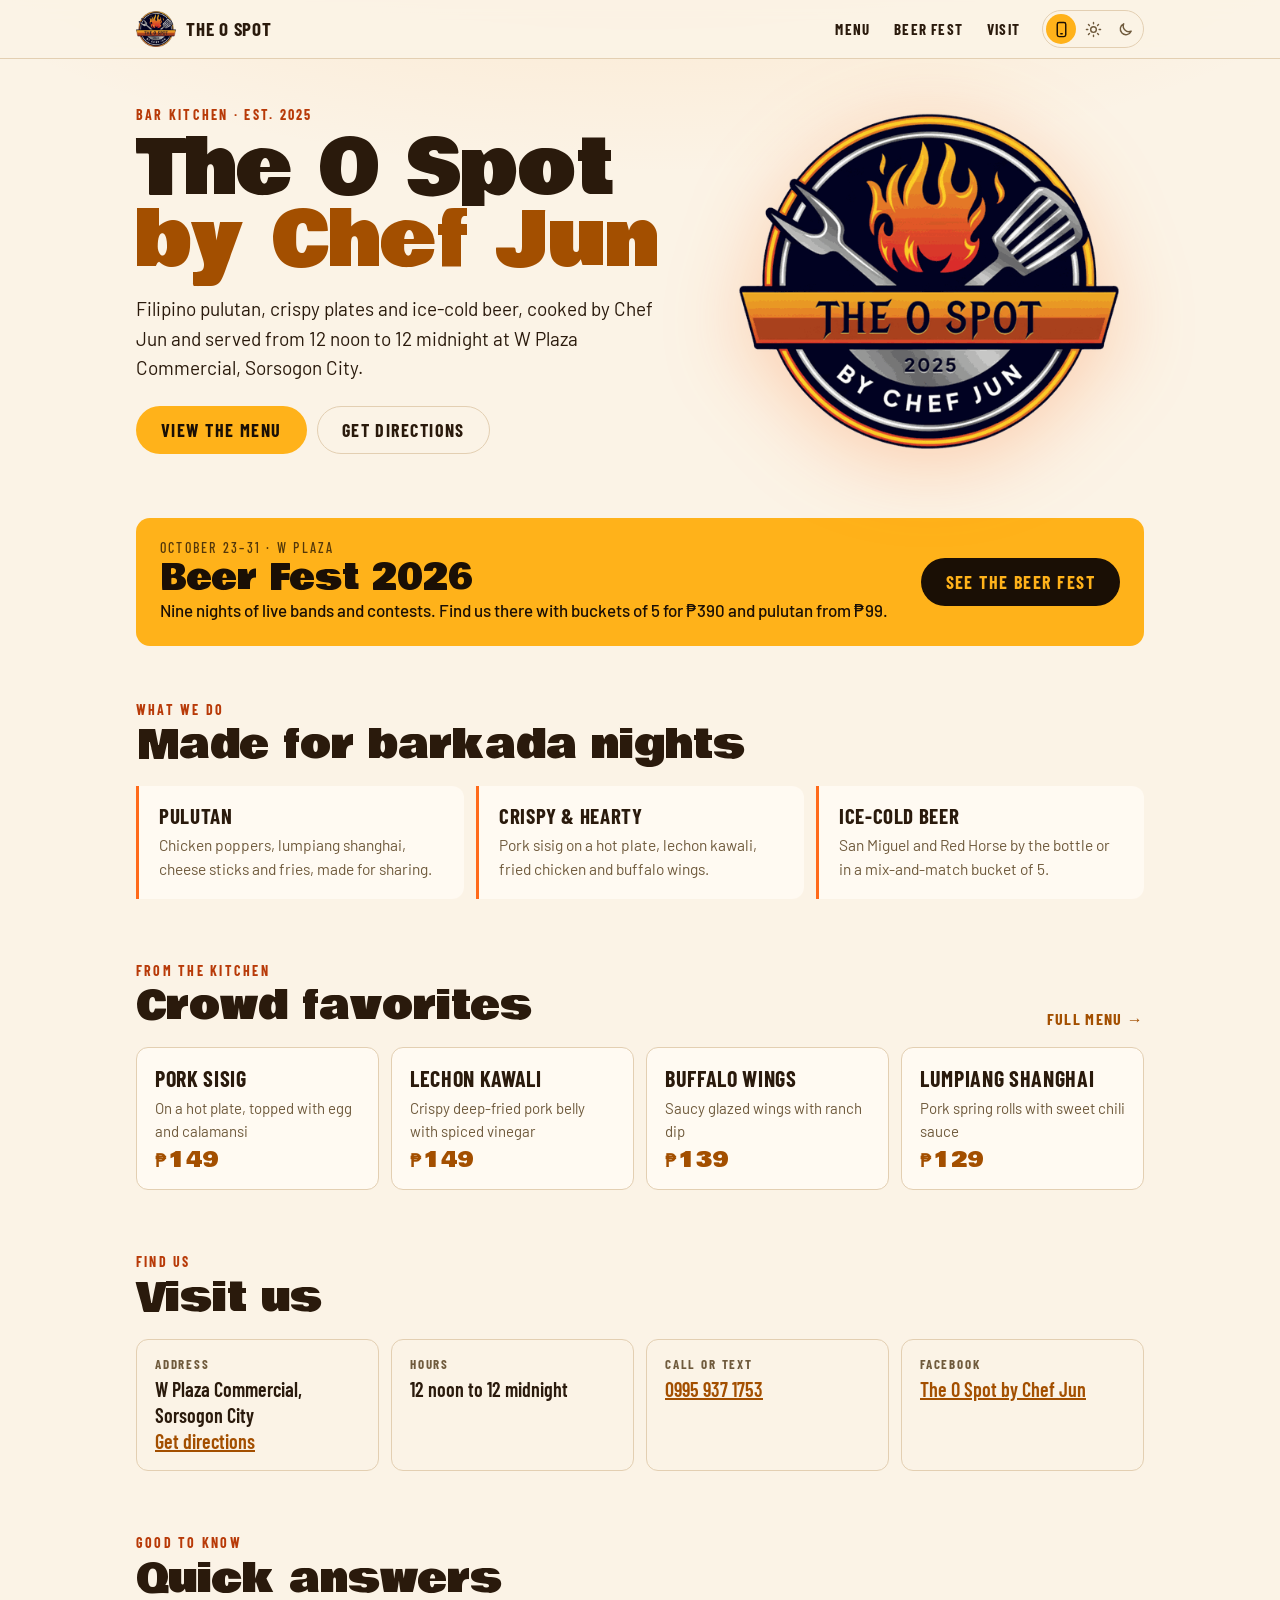
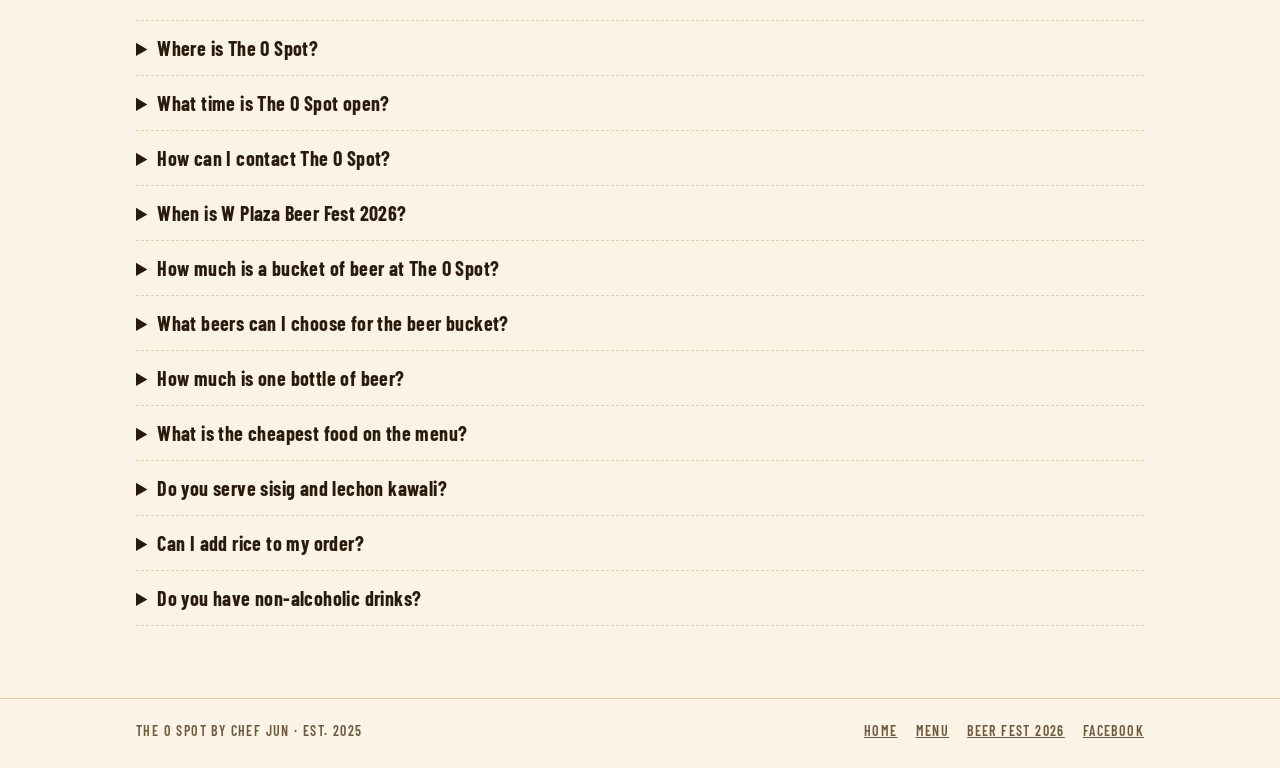
<file: index.html>
<!doctype html>
<html lang="en-PH">
<head>
<meta charset="utf-8">
<meta name="viewport" content="width=device-width, initial-scale=1, viewport-fit=cover">
<title>The O Spot by Chef Jun | Pulutan, Crispy Plates &amp; Beer</title>
<meta name="description" content="The O Spot by Chef Jun is a bar kitchen at W Plaza Commercial, Sorsogon City, serving Filipino pulutan, pork sisig, lechon kawali and ice-cold beer, open 12 noon to 12 midnight.">
<link rel="canonical" href="https://dhanmarlanortiz.github.io/theospot/">
<meta name="robots" content="index, follow, max-image-preview:large">
<meta property="og:type" content="website">
<meta property="og:site_name" content="The O Spot by Chef Jun">
<meta property="og:locale" content="en_PH">
<meta property="og:title" content="The O Spot by Chef Jun | Pulutan, Crispy Plates &amp; Beer">
<meta property="og:description" content="The O Spot by Chef Jun is a bar kitchen at W Plaza Commercial, Sorsogon City, serving Filipino pulutan, pork sisig, lechon kawali and ice-cold beer, open 12 noon to 12 midnight.">
<meta property="og:url" content="https://dhanmarlanortiz.github.io/theospot/">
<meta property="og:image" content="https://dhanmarlanortiz.github.io/theospot/assets/og-image.jpg">
<meta property="og:image:secure_url" content="https://dhanmarlanortiz.github.io/theospot/assets/og-image.jpg">
<meta property="og:image:type" content="image/jpeg">
<meta property="og:image:width" content="1200">
<meta property="og:image:height" content="630">
<meta property="og:image:alt" content="The O Spot by Chef Jun logo">
<meta name="twitter:card" content="summary_large_image">
<meta name="twitter:title" content="The O Spot by Chef Jun | Pulutan, Crispy Plates &amp; Beer">
<meta name="twitter:description" content="The O Spot by Chef Jun is a bar kitchen at W Plaza Commercial, Sorsogon City, serving Filipino pulutan, pork sisig, lechon kawali and ice-cold beer, open 12 noon to 12 midnight.">
<meta name="twitter:image" content="https://dhanmarlanortiz.github.io/theospot/assets/og-image.jpg">
<link rel="icon" href="favicon.ico" sizes="any">
<link rel="icon" type="image/png" sizes="32x32" href="assets/favicon-32.png">
<link rel="apple-touch-icon" href="assets/apple-touch-icon.png">
<link rel="manifest" href="site.webmanifest">
<meta name="color-scheme" content="dark light">
<meta name="theme-color" content="#140d08">
<script src="assets/theme.js"></script>
<link rel="preconnect" href="https://fonts.googleapis.com">
<link rel="preconnect" href="https://fonts.gstatic.com" crossorigin>
<link rel="stylesheet" href="https://fonts.googleapis.com/css2?family=Bowlby+One&family=Barlow+Condensed:wght@500;600;700&family=Barlow:wght@400;500&display=swap">
<link rel="stylesheet" href="assets/site.css">
<style>
.hero{display:grid;grid-template-columns:1.25fr 1fr;gap:24px 40px;align-items:center;padding-block:48px 24px}
.hero h1{margin:10px 0 16px;font:400 clamp(40px,7vw,76px)/.95 var(--display)}
.hero h1 span{color:var(--accent)}
.hero .lead{margin-bottom:24px}
.hero-logo{justify-self:center;width:min(100%,380px);filter:drop-shadow(0 14px 40px rgba(255,106,26,.28))}
@media (max-width:760px){.hero{grid-template-columns:1fr;padding-block:28px 8px}.hero-logo{order:-1;width:min(70%,260px)}}
.fest{margin-top:40px;display:grid;grid-template-columns:1fr auto;align-items:center;gap:16px 24px;padding:22px 24px;border-radius:14px;
  background:var(--amber);color:var(--ink)}
.fest .eyebrow{color:var(--ink);opacity:.75}
.fest h2{margin:4px 0 2px;font:400 clamp(24px,4vw,34px)/1 var(--display)}
.fest p{margin:0;font-weight:500}
.fest .btn{background:var(--ink);color:var(--amber)}
@media (max-width:600px){.fest{grid-template-columns:1fr}}
.pillars{list-style:none;margin:0;padding:0;display:grid;grid-template-columns:repeat(auto-fit,minmax(min(100%,240px),1fr));gap:12px}
.pillars li{padding:18px 20px;border-left:3px solid var(--flame);background:var(--panel);border-radius:0 12px 12px 0}
.pillars h3{margin:0 0 4px;font:700 21px/1.15 var(--cond);text-transform:uppercase;letter-spacing:.03em}
.pillars p{margin:0;color:var(--muted);font-size:15.5px}
</style>
<script type="application/ld+json">
{
 "@context": "https://schema.org",
 "@graph": [
  {
   "@type": "Restaurant",
   "@id": "https://dhanmarlanortiz.github.io/theospot/#restaurant",
   "name": "The O Spot by Chef Jun",
   "alternateName": "The O Spot",
   "url": "https://dhanmarlanortiz.github.io/theospot/",
   "logo": "https://dhanmarlanortiz.github.io/theospot/assets/logo.png",
   "image": "https://dhanmarlanortiz.github.io/theospot/assets/og-image.jpg",
   "foundingDate": "2025",
   "servesCuisine": [
    "Filipino",
    "Pulutan",
    "Bar food"
   ],
   "priceRange": "₱20–₱390",
   "currenciesAccepted": "PHP",
   "hasMenu": "https://dhanmarlanortiz.github.io/theospot/menu/",
   "telephone": "+63-995-937-1753",
   "address": {
    "@type": "PostalAddress",
    "streetAddress": "W Plaza Commercial",
    "addressLocality": "Sorsogon City",
    "addressRegion": "Sorsogon",
    "addressCountry": "PH"
   },
   "geo": {
    "@type": "GeoCoordinates",
    "latitude": 12.9922012,
    "longitude": 124.0249878
   },
   "hasMap": "https://www.google.com/maps/place/W+Plaza+Commercial/@12.9922012,124.0224129,1058m/data=!3m2!1e3!4b1!4m6!3m5!1s0x33a0ef007dd5b9c7:0x67f7fab3412676c0!8m2!3d12.9922012!4d124.0249878!16s%2Fg%2F11ldqmd6lp",
   "sameAs": [
    "https://www.facebook.com/profile.php?id=61582325510335"
   ],
   "openingHoursSpecification": [
    {
     "@type": "OpeningHoursSpecification",
     "dayOfWeek": [
      "Monday",
      "Tuesday",
      "Wednesday",
      "Thursday",
      "Friday",
      "Saturday",
      "Sunday"
     ],
     "opens": "12:00",
     "closes": "23:59"
    }
   ]
  },
  {
   "@type": "WebSite",
   "@id": "https://dhanmarlanortiz.github.io/theospot/#website",
   "name": "The O Spot by Chef Jun",
   "url": "https://dhanmarlanortiz.github.io/theospot/",
   "inLanguage": "en-PH",
   "publisher": {
    "@id": "https://dhanmarlanortiz.github.io/theospot/#restaurant"
   }
  },
  {
   "@type": "FAQPage",
   "@id": "https://dhanmarlanortiz.github.io/theospot/#faq",
   "mainEntity": [
    {
     "@type": "Question",
     "name": "Where is The O Spot?",
     "acceptedAnswer": {
      "@type": "Answer",
      "text": "The O Spot by Chef Jun is at W Plaza Commercial, Sorsogon City. Use the Google Maps link for directions."
     }
    },
    {
     "@type": "Question",
     "name": "What time is The O Spot open?",
     "acceptedAnswer": {
      "@type": "Answer",
      "text": "The O Spot is open from 12 noon to 12 midnight."
     }
    },
    {
     "@type": "Question",
     "name": "How can I contact The O Spot?",
     "acceptedAnswer": {
      "@type": "Answer",
      "text": "Call or text 0995 937 1753, or message the Facebook page."
     }
    },
    {
     "@type": "Question",
     "name": "When is W Plaza Beer Fest 2026?",
     "acceptedAnswer": {
      "@type": "Answer",
      "text": "W Plaza Beer Fest 2026 runs for 9 nights, October 23 to 31, 2026, from 4 PM to 12 midnight at W Plaza, Sorsogon City. The O Spot is serving food and beer all fest long."
     }
    },
    {
     "@type": "Question",
     "name": "How much is a bucket of beer at The O Spot?",
     "acceptedAnswer": {
      "@type": "Answer",
      "text": "The Mix & Match Beer Bucket of 5 is ₱390. That is ₱35 less than buying 5 bottles at ₱85 each."
     }
    },
    {
     "@type": "Question",
     "name": "What beers can I choose for the beer bucket?",
     "acceptedAnswer": {
      "@type": "Answer",
      "text": "You can mix any 5 bottles of San Miguel Light, San Miguel Flavored Beer (Apple), San Miguel Pale Pilsen, San Mig Super Dry and Red Horse."
     }
    },
    {
     "@type": "Question",
     "name": "How much is one bottle of beer?",
     "acceptedAnswer": {
      "@type": "Answer",
      "text": "A single bottle of beer is ₱85."
     }
    },
    {
     "@type": "Question",
     "name": "What is the cheapest food on the menu?",
     "acceptedAnswer": {
      "@type": "Answer",
      "text": "Chicken Poppers, French Fries and Cheese Stick are ₱99 each."
     }
    },
    {
     "@type": "Question",
     "name": "Do you serve sisig and lechon kawali?",
     "acceptedAnswer": {
      "@type": "Answer",
      "text": "Yes. Pork Sisig and Lechon Kawali are ₱149 each."
     }
    },
    {
     "@type": "Question",
     "name": "Can I add rice to my order?",
     "acceptedAnswer": {
      "@type": "Answer",
      "text": "Yes. Rice is available as an add-on for ₱20."
     }
    },
    {
     "@type": "Question",
     "name": "Do you have non-alcoholic drinks?",
     "acceptedAnswer": {
      "@type": "Answer",
      "text": "Yes. Softdrinks (Coke, Sprite or Royal) are ₱25 and mineral water is ₱20."
     }
    }
   ]
  }
 ]
}
</script>
</head>
<body>
<header class="topbar">
  <div class="wrap">
    <a class="brand" href="./"><img src="assets/logo.png" width="480" height="424" alt="The O Spot by Chef Jun home"><span>The O Spot</span></a>
    <nav class="links" aria-label="Main">
      <a href="menu/">Menu</a>
      <a href="beerfest-2026/">Beer Fest</a>
      <a href="./#visit">Visit</a>
    </nav>
    <div class="theme" role="group" aria-label="Color theme">
        <button type="button" data-theme-set="auto" aria-pressed="true" aria-label="Match phone setting" title="Match phone setting"><svg viewBox="0 0 24 24" fill="none" stroke="currentColor" stroke-width="2" stroke-linecap="round" stroke-linejoin="round"><rect x="6" y="2" width="12" height="20" rx="2.5"/><path d="M11 18h2"/></svg></button>
        <button type="button" data-theme-set="light" aria-pressed="false" aria-label="Light mode" title="Light mode"><svg viewBox="0 0 24 24" fill="none" stroke="currentColor" stroke-width="2" stroke-linecap="round"><circle cx="12" cy="12" r="4"/><path d="M12 2v2M12 20v2M4.9 4.9l1.4 1.4M17.7 17.7l1.4 1.4M2 12h2M20 12h2M4.9 19.1l1.4-1.4M17.7 6.3l1.4-1.4"/></svg></button>
        <button type="button" data-theme-set="dark" aria-pressed="false" aria-label="Dark mode" title="Dark mode"><svg viewBox="0 0 24 24" fill="none" stroke="currentColor" stroke-width="2" stroke-linecap="round" stroke-linejoin="round"><path d="M20 14.5A8 8 0 0 1 9.5 4a8 8 0 1 0 10.5 10.5z"/></svg></button>
      </div>
  </div>
</header>
<main class="wrap">
  <section class="hero">
    <div>
      <p class="eyebrow">Bar kitchen · Est. 2025</p>
      <h1>The O Spot <span>by Chef Jun</span></h1>
      <p class="lead">Filipino pulutan, crispy plates and ice-cold beer, cooked by Chef Jun and served from 12 noon to 12 midnight at W Plaza Commercial, Sorsogon City.</p>
      <div class="actions">
        <a class="btn btn-primary" href="menu/">View the menu</a>
        <a class="btn btn-ghost" href="https://www.google.com/maps/place/W+Plaza+Commercial/@12.9922012,124.0224129,1058m/data=!3m2!1e3!4b1!4m6!3m5!1s0x33a0ef007dd5b9c7:0x67f7fab3412676c0!8m2!3d12.9922012!4d124.0249878!16s%2Fg%2F11ldqmd6lp" target="_blank" rel="noopener">Get directions</a>
      </div>
    </div>
    <img class="hero-logo" src="assets/logo.png" width="480" height="424" alt="The O Spot by Chef Jun logo">
  </section>

  <aside class="fest" aria-label="Beer Fest 2026">
    <div>
      <p class="eyebrow">October 23–31 · W Plaza</p>
      <h2>Beer Fest 2026</h2>
      <p>Nine nights of live bands and contests. Find us there with buckets of 5 for ₱390 and pulutan from ₱99.</p>
    </div>
    <a class="btn" href="beerfest-2026/">See the Beer Fest</a>
  </aside>

  <section class="section" aria-labelledby="what-title">
    <div class="section-head"><div><p class="eyebrow">What we do</p><h2 id="what-title">Made for barkada nights</h2></div></div>
    <ul class="pillars">
      <li><h3>Pulutan</h3><p>Chicken poppers, lumpiang shanghai, cheese sticks and fries, made for sharing.</p></li>
      <li><h3>Crispy &amp; hearty</h3><p>Pork sisig on a hot plate, lechon kawali, fried chicken and buffalo wings.</p></li>
      <li><h3>Ice-cold beer</h3><p>San Miguel and Red Horse by the bottle or in a mix-and-match bucket of 5.</p></li>
    </ul>
  </section>

  <section class="section" aria-labelledby="fav-title">
    <div class="section-head">
      <div><p class="eyebrow">From the kitchen</p><h2 id="fav-title">Crowd favorites</h2></div>
      <a class="text-link" href="menu/">Full menu →</a>
    </div>
    <ul class="dishes">
      <li class="dish"><h3>Pork Sisig</h3><p>On a hot plate, topped with egg and calamansi</p><span class="price"><b>₱</b>149</span></li>
      <li class="dish"><h3>Lechon Kawali</h3><p>Crispy deep-fried pork belly with spiced vinegar</p><span class="price"><b>₱</b>149</span></li>
      <li class="dish"><h3>Buffalo Wings</h3><p>Saucy glazed wings with ranch dip</p><span class="price"><b>₱</b>139</span></li>
      <li class="dish"><h3>Lumpiang Shanghai</h3><p>Pork spring rolls with sweet chili sauce</p><span class="price"><b>₱</b>129</span></li>
    </ul>
  </section>

  <section class="section visit" id="visit" aria-labelledby="visit-title">
    <div class="section-head"><div><p class="eyebrow">Find us</p><h2 id="visit-title">Visit us</h2></div></div>
    <dl>
      <div><dt>Address</dt><dd>W Plaza Commercial, Sorsogon City<br><a href="https://www.google.com/maps/place/W+Plaza+Commercial/@12.9922012,124.0224129,1058m/data=!3m2!1e3!4b1!4m6!3m5!1s0x33a0ef007dd5b9c7:0x67f7fab3412676c0!8m2!3d12.9922012!4d124.0249878!16s%2Fg%2F11ldqmd6lp" target="_blank" rel="noopener">Get directions</a></dd></div>
      <div><dt>Hours</dt><dd>12 noon to 12 midnight</dd></div>
      <div><dt>Call or text</dt><dd><a href="tel:+639959371753">0995 937 1753</a></dd></div>
      <div><dt>Facebook</dt><dd><a href="https://www.facebook.com/profile.php?id=61582325510335" target="_blank" rel="noopener">The O Spot by Chef Jun</a></dd></div>
    </dl>
  </section>

  <section class="section faq" id="faq" aria-labelledby="faq-title">
    <div class="section-head"><div><p class="eyebrow">Good to know</p><h2 id="faq-title">Quick answers</h2></div></div>
    <details><summary>Where is The O Spot?</summary><p>The O Spot by Chef Jun is at W Plaza Commercial, Sorsogon City. Use the Google Maps link for directions.</p></details>
    <details><summary>What time is The O Spot open?</summary><p>The O Spot is open from 12 noon to 12 midnight.</p></details>
    <details><summary>How can I contact The O Spot?</summary><p>Call or text 0995 937 1753, or message the Facebook page.</p></details>
    <details><summary>When is W Plaza Beer Fest 2026?</summary><p>W Plaza Beer Fest 2026 runs for 9 nights, October 23 to 31, 2026, from 4 PM to 12 midnight at W Plaza, Sorsogon City. The O Spot is serving food and beer all fest long.</p></details>
    <details><summary>How much is a bucket of beer at The O Spot?</summary><p>The Mix & Match Beer Bucket of 5 is ₱390. That is ₱35 less than buying 5 bottles at ₱85 each.</p></details>
    <details><summary>What beers can I choose for the beer bucket?</summary><p>You can mix any 5 bottles of San Miguel Light, San Miguel Flavored Beer (Apple), San Miguel Pale Pilsen, San Mig Super Dry and Red Horse.</p></details>
    <details><summary>How much is one bottle of beer?</summary><p>A single bottle of beer is ₱85.</p></details>
    <details><summary>What is the cheapest food on the menu?</summary><p>Chicken Poppers, French Fries and Cheese Stick are ₱99 each.</p></details>
    <details><summary>Do you serve sisig and lechon kawali?</summary><p>Yes. Pork Sisig and Lechon Kawali are ₱149 each.</p></details>
    <details><summary>Can I add rice to my order?</summary><p>Yes. Rice is available as an add-on for ₱20.</p></details>
    <details><summary>Do you have non-alcoholic drinks?</summary><p>Yes. Softdrinks (Coke, Sprite or Royal) are ₱25 and mineral water is ₱20.</p></details>
  </section>
</main>
<footer class="site-footer">
  <div class="wrap">
    <span>The O Spot by Chef Jun · Est. 2025</span>
    <nav aria-label="Footer">
      <a href="./">Home</a>
      <a href="menu/">Menu</a>
      <a href="beerfest-2026/">Beer Fest 2026</a>
      <a href="https://www.facebook.com/profile.php?id=61582325510335" target="_blank" rel="noopener">Facebook</a>
    </nav>
  </div>
</footer>
</body>
</html>
</file>
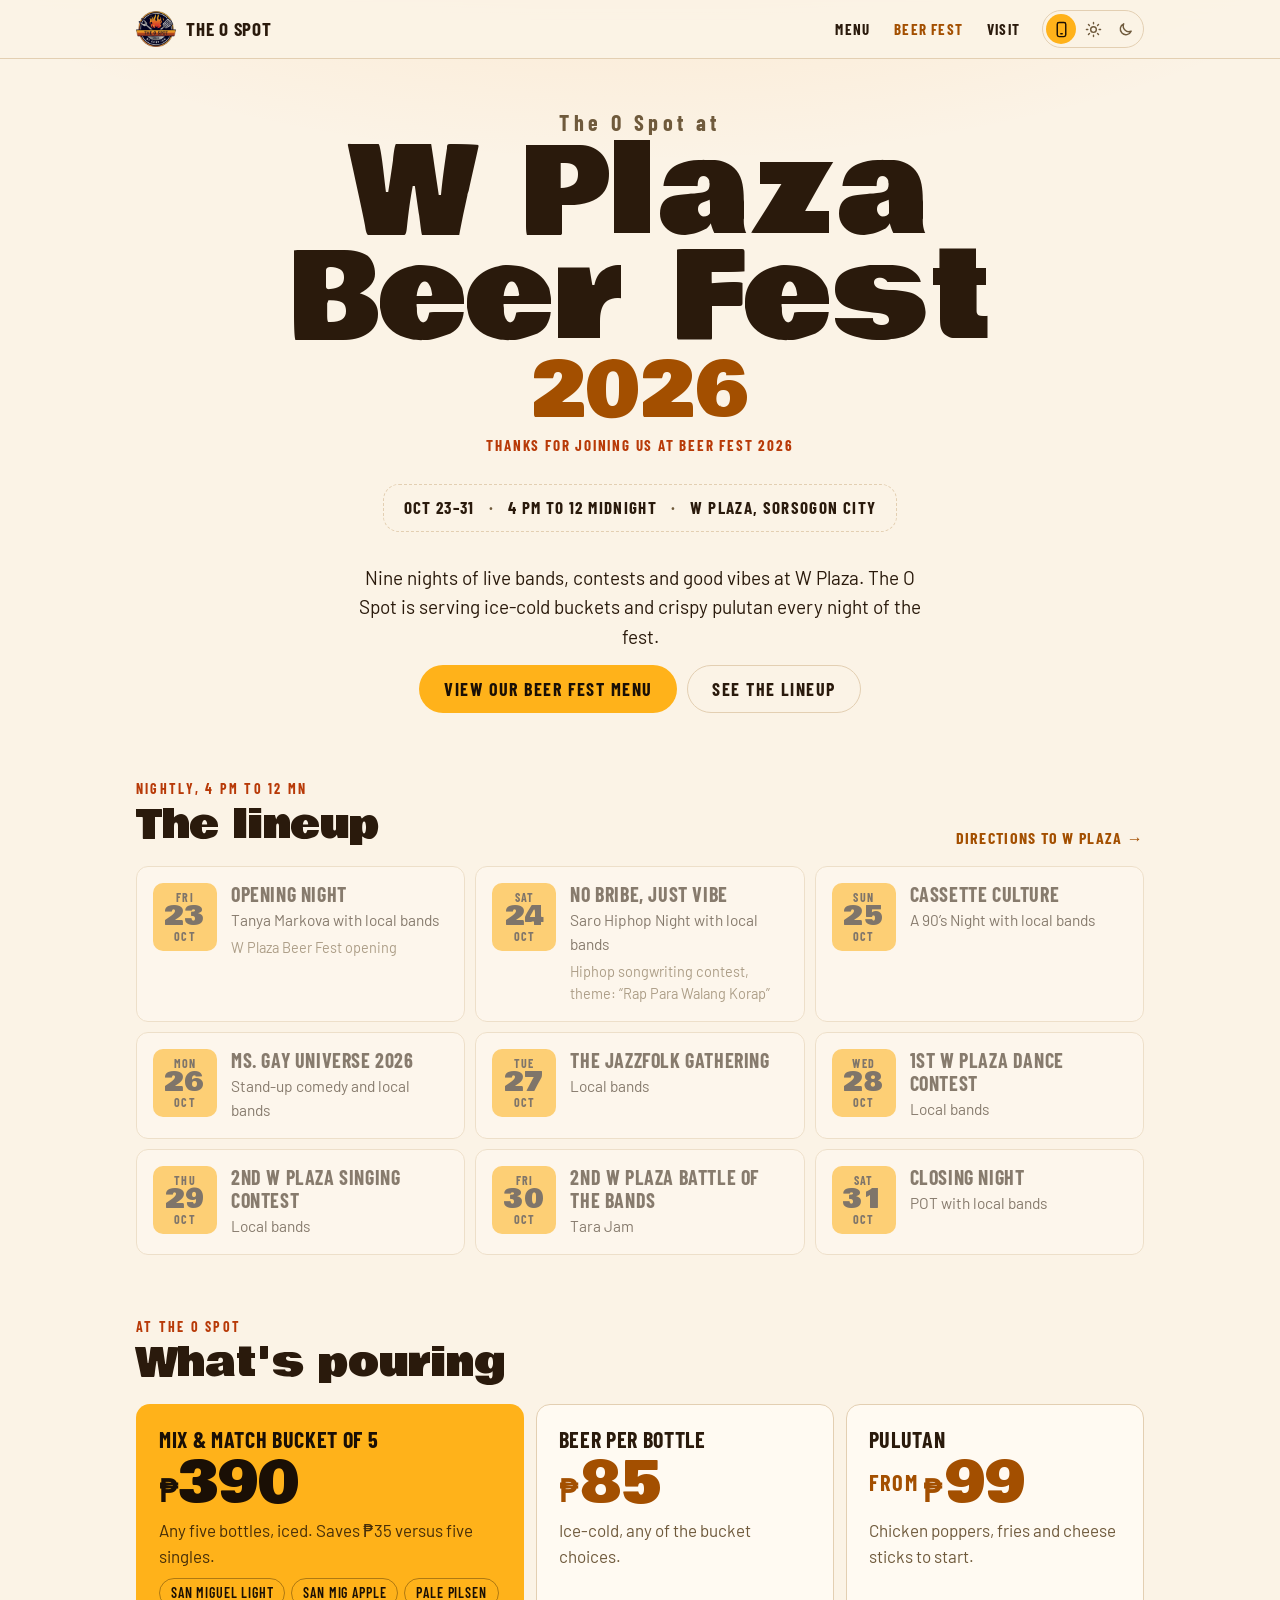
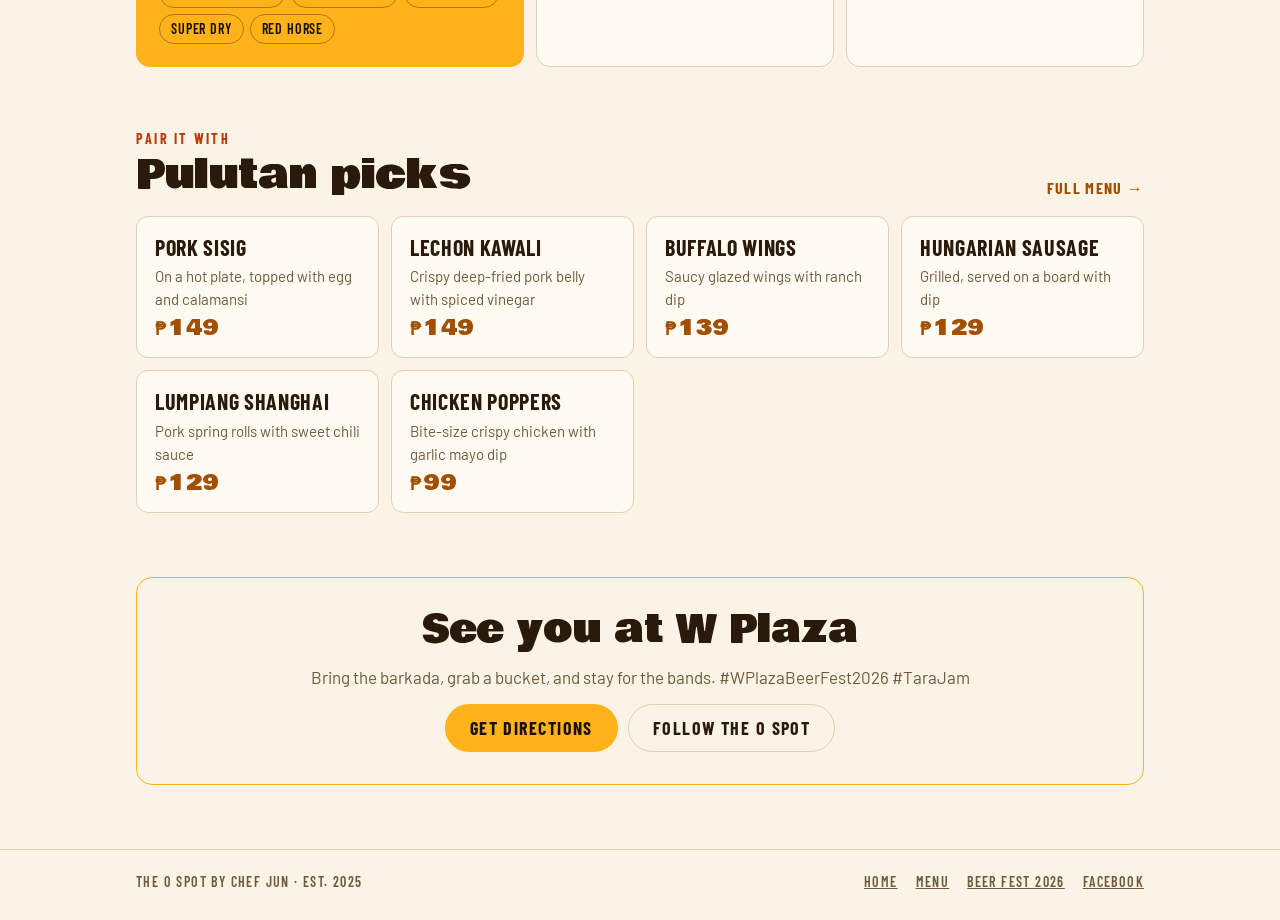
<file: beerfest-2026/index.html>
<!doctype html>
<html lang="en-PH">
<head>
<meta charset="utf-8">
<meta name="viewport" content="width=device-width, initial-scale=1, viewport-fit=cover">
<title>W Plaza Beer Fest 2026 (Oct 23–31) | The O Spot by Chef Jun</title>
<meta name="description" content="W Plaza Beer Fest 2026 runs October 23–31, 4 PM to 12 midnight in Sorsogon City, with Tanya Markova, POT and nightly local bands. Find The O Spot there: bucket of 5 beers for ₱390, pulutan from ₱99.">
<link rel="canonical" href="https://dhanmarlanortiz.github.io/theospot/beerfest-2026/">
<meta name="robots" content="index, follow, max-image-preview:large">
<meta property="og:type" content="website">
<meta property="og:site_name" content="The O Spot by Chef Jun">
<meta property="og:locale" content="en_PH">
<meta property="og:title" content="W Plaza Beer Fest 2026 (Oct 23–31) | The O Spot by Chef Jun">
<meta property="og:description" content="W Plaza Beer Fest 2026 runs October 23–31, 4 PM to 12 midnight in Sorsogon City, with Tanya Markova, POT and nightly local bands. Find The O Spot there: bucket of 5 beers for ₱390, pulutan from ₱99.">
<meta property="og:url" content="https://dhanmarlanortiz.github.io/theospot/beerfest-2026/">
<meta property="og:image" content="https://dhanmarlanortiz.github.io/theospot/assets/og-image.jpg">
<meta property="og:image:secure_url" content="https://dhanmarlanortiz.github.io/theospot/assets/og-image.jpg">
<meta property="og:image:type" content="image/jpeg">
<meta property="og:image:width" content="1200">
<meta property="og:image:height" content="630">
<meta property="og:image:alt" content="The O Spot by Chef Jun logo">
<meta name="twitter:card" content="summary_large_image">
<meta name="twitter:title" content="W Plaza Beer Fest 2026 (Oct 23–31) | The O Spot by Chef Jun">
<meta name="twitter:description" content="W Plaza Beer Fest 2026 runs October 23–31, 4 PM to 12 midnight in Sorsogon City, with Tanya Markova, POT and nightly local bands. Find The O Spot there: bucket of 5 beers for ₱390, pulutan from ₱99.">
<meta name="twitter:image" content="https://dhanmarlanortiz.github.io/theospot/assets/og-image.jpg">
<link rel="icon" href="../favicon.ico" sizes="any">
<link rel="icon" type="image/png" sizes="32x32" href="../assets/favicon-32.png">
<link rel="apple-touch-icon" href="../assets/apple-touch-icon.png">
<link rel="manifest" href="../site.webmanifest">
<meta name="color-scheme" content="dark light">
<meta name="theme-color" content="#140d08">
<script src="../assets/theme.js"></script>
<link rel="preconnect" href="https://fonts.googleapis.com">
<link rel="preconnect" href="https://fonts.gstatic.com" crossorigin>
<link rel="stylesheet" href="https://fonts.googleapis.com/css2?family=Bowlby+One&family=Barlow+Condensed:wght@500;600;700&family=Barlow:wght@400;500&display=swap">
<link rel="stylesheet" href="../assets/site.css">
<style>
.fhero{padding-block:52px 12px;text-align:center;display:grid;justify-items:center;gap:14px}
.fhero h1{margin:0;font:400 clamp(48px,12vw,120px)/.88 var(--display);letter-spacing:.01em}
.fhero h1 small{display:block;font:700 clamp(16px,2.6vw,22px)/1 var(--cond);letter-spacing:.2em;color:var(--muted);margin-bottom:.4em}
.fhero h1 .yr{display:block;color:var(--accent);font-size:.62em;margin-top:.08em}
.fhero .lead{text-align:center}
.when{display:flex;flex-wrap:wrap;justify-content:center;gap:6px 14px;padding:12px 20px;border:1.5px dashed var(--line);border-radius:16px;
  font:700 17px/1.25 var(--cond);letter-spacing:.08em;text-transform:uppercase}
.when span{color:var(--muted)}
.countdown{margin:0;font:700 15px/1 var(--cond);letter-spacing:.12em;text-transform:uppercase;color:var(--flame-text)}
.lineup{list-style:none;margin:0;padding:0;display:grid;grid-template-columns:repeat(auto-fill,minmax(min(100%,300px),1fr));gap:10px}
.night{position:relative;display:grid;grid-template-columns:64px 1fr;gap:14px;align-items:start;padding:16px;border:1px solid var(--line);border-radius:12px;background:var(--panel);min-width:0}
.night time{display:grid;justify-items:center;padding:8px 0;border-radius:10px;background:var(--amber);color:var(--ink);font:700 12px/1.1 var(--cond);letter-spacing:.1em;text-transform:uppercase}
.night time b{font:400 26px/1 var(--display)}
.night h3{margin:0 0 2px;font:700 20px/1.15 var(--cond);text-transform:uppercase;letter-spacing:.03em}
.night p{margin:0;font-size:15.5px}
.night p.muted{margin-top:4px;font-size:14.5px}
.night div{min-width:0}
.tonight-tag{display:none;margin-top:8px;width:max-content;padding:3px 9px;border-radius:4px;background:var(--flame);color:var(--ink);font:700 12px/1.3 var(--cond);letter-spacing:.1em;text-transform:uppercase}
.night.is-tonight{border-color:var(--amber);box-shadow:0 0 0 1px var(--amber)}
.night.is-tonight .tonight-tag{display:block}
.night.is-past{opacity:.55}
.deals{list-style:none;margin:0;padding:0;display:grid;grid-template-columns:1.3fr 1fr 1fr;gap:12px}
@media (max-width:760px){.deals{grid-template-columns:1fr}}
.deal{display:grid;align-content:start;gap:8px;padding:22px;border:1px solid var(--line);border-radius:14px;background:var(--panel);min-width:0}
.deal.star{background:var(--amber);color:var(--ink);border-color:transparent}
.deal.star .muted{color:var(--ink);opacity:.8}
.deal.star .chips span{border-color:rgba(26,15,5,.35)}
.deal h3{margin:0;font:700 22px/1.1 var(--cond);text-transform:uppercase;letter-spacing:.03em}
.deal .big{font:400 clamp(40px,6vw,56px)/.9 var(--display);font-variant-numeric:tabular-nums}
.deal .big b{font-family:var(--cond);font-size:.55em}
.deal .from{font:700 .4em var(--cond);letter-spacing:.08em;vertical-align:.5em;margin-right:4px}
.deal p{margin:0}
.cta{margin-top:56px;padding:32px 24px;border-radius:16px;border:1.5px solid var(--amber);text-align:center;display:grid;justify-items:center;gap:14px}
.cta h2{margin:0;font:400 clamp(26px,4.5vw,38px)/1.05 var(--display)}
.cta p{margin:0}
</style>
<script type="application/ld+json">
{
 "@context": "https://schema.org",
 "@graph": [
  {
   "@type": "Event",
   "@id": "https://dhanmarlanortiz.github.io/theospot/beerfest-2026/#event",
   "name": "W Plaza Beer Fest 2026",
   "description": "Nine nights of beer, food and local music at W Plaza, Sorsogon City, featuring Tanya Markova, POT, local bands, a hiphop songwriting contest, a dance contest, a singing contest and a battle of the bands. The O Spot by Chef Jun serves pulutan and beer buckets all fest long.",
   "startDate": "2026-10-23T16:00+08:00",
   "endDate": "2026-11-01T00:00+08:00",
   "eventStatus": "https://schema.org/EventScheduled",
   "eventAttendanceMode": "https://schema.org/OfflineEventAttendanceMode",
   "location": {
    "@type": "Place",
    "name": "W Plaza Commercial",
    "address": {
     "@type": "PostalAddress",
     "streetAddress": "W Plaza Commercial",
     "addressLocality": "Sorsogon City",
     "addressRegion": "Sorsogon",
     "addressCountry": "PH"
    },
    "geo": {
     "@type": "GeoCoordinates",
     "latitude": 12.9922012,
     "longitude": 124.0249878
    },
    "hasMap": "https://www.google.com/maps/place/W+Plaza+Commercial/@12.9922012,124.0224129,1058m/data=!3m2!1e3!4b1!4m6!3m5!1s0x33a0ef007dd5b9c7:0x67f7fab3412676c0!8m2!3d12.9922012!4d124.0249878!16s%2Fg%2F11ldqmd6lp"
   },
   "organizer": {
    "@type": "Organization",
    "name": "W Plaza Commercial"
   },
   "image": [
    "https://dhanmarlanortiz.github.io/theospot/assets/og-image.jpg"
   ],
   "url": "https://dhanmarlanortiz.github.io/theospot/beerfest-2026/",
   "performer": [
    {
     "@type": "MusicGroup",
     "name": "Tanya Markova"
    },
    {
     "@type": "MusicGroup",
     "name": "POT"
    }
   ],
   "subEvent": [
    {
     "@type": "Event",
     "name": "Opening night: Tanya Markova with local bands",
     "startDate": "2026-10-23T16:00+08:00",
     "endDate": "2026-10-24T00:00+08:00",
     "eventStatus": "https://schema.org/EventScheduled",
     "eventAttendanceMode": "https://schema.org/OfflineEventAttendanceMode",
     "location": {
      "@type": "Place",
      "name": "W Plaza Commercial",
      "address": {
       "@type": "PostalAddress",
       "streetAddress": "W Plaza Commercial",
       "addressLocality": "Sorsogon City",
       "addressRegion": "Sorsogon",
       "addressCountry": "PH"
      }
     }
    },
    {
     "@type": "Event",
     "name": "No Bribe, Just Vibe: Saro Hiphop Night with local bands",
     "startDate": "2026-10-24T16:00+08:00",
     "endDate": "2026-10-25T00:00+08:00",
     "eventStatus": "https://schema.org/EventScheduled",
     "eventAttendanceMode": "https://schema.org/OfflineEventAttendanceMode",
     "location": {
      "@type": "Place",
      "name": "W Plaza Commercial",
      "address": {
       "@type": "PostalAddress",
       "streetAddress": "W Plaza Commercial",
       "addressLocality": "Sorsogon City",
       "addressRegion": "Sorsogon",
       "addressCountry": "PH"
      }
     }
    },
    {
     "@type": "Event",
     "name": "Cassette Culture: A 90’s Night with local bands",
     "startDate": "2026-10-25T16:00+08:00",
     "endDate": "2026-10-26T00:00+08:00",
     "eventStatus": "https://schema.org/EventScheduled",
     "eventAttendanceMode": "https://schema.org/OfflineEventAttendanceMode",
     "location": {
      "@type": "Place",
      "name": "W Plaza Commercial",
      "address": {
       "@type": "PostalAddress",
       "streetAddress": "W Plaza Commercial",
       "addressLocality": "Sorsogon City",
       "addressRegion": "Sorsogon",
       "addressCountry": "PH"
      }
     }
    },
    {
     "@type": "Event",
     "name": "Ms. Gay Universe 2026: Stand-up comedy and local bands",
     "startDate": "2026-10-26T16:00+08:00",
     "endDate": "2026-10-27T00:00+08:00",
     "eventStatus": "https://schema.org/EventScheduled",
     "eventAttendanceMode": "https://schema.org/OfflineEventAttendanceMode",
     "location": {
      "@type": "Place",
      "name": "W Plaza Commercial",
      "address": {
       "@type": "PostalAddress",
       "streetAddress": "W Plaza Commercial",
       "addressLocality": "Sorsogon City",
       "addressRegion": "Sorsogon",
       "addressCountry": "PH"
      }
     }
    },
    {
     "@type": "Event",
     "name": "The Jazzfolk Gathering: Local bands",
     "startDate": "2026-10-27T16:00+08:00",
     "endDate": "2026-10-28T00:00+08:00",
     "eventStatus": "https://schema.org/EventScheduled",
     "eventAttendanceMode": "https://schema.org/OfflineEventAttendanceMode",
     "location": {
      "@type": "Place",
      "name": "W Plaza Commercial",
      "address": {
       "@type": "PostalAddress",
       "streetAddress": "W Plaza Commercial",
       "addressLocality": "Sorsogon City",
       "addressRegion": "Sorsogon",
       "addressCountry": "PH"
      }
     }
    },
    {
     "@type": "Event",
     "name": "1st W Plaza Dance Contest: Local bands",
     "startDate": "2026-10-28T16:00+08:00",
     "endDate": "2026-10-29T00:00+08:00",
     "eventStatus": "https://schema.org/EventScheduled",
     "eventAttendanceMode": "https://schema.org/OfflineEventAttendanceMode",
     "location": {
      "@type": "Place",
      "name": "W Plaza Commercial",
      "address": {
       "@type": "PostalAddress",
       "streetAddress": "W Plaza Commercial",
       "addressLocality": "Sorsogon City",
       "addressRegion": "Sorsogon",
       "addressCountry": "PH"
      }
     }
    },
    {
     "@type": "Event",
     "name": "2nd W Plaza Singing Contest: Local bands",
     "startDate": "2026-10-29T16:00+08:00",
     "endDate": "2026-10-30T00:00+08:00",
     "eventStatus": "https://schema.org/EventScheduled",
     "eventAttendanceMode": "https://schema.org/OfflineEventAttendanceMode",
     "location": {
      "@type": "Place",
      "name": "W Plaza Commercial",
      "address": {
       "@type": "PostalAddress",
       "streetAddress": "W Plaza Commercial",
       "addressLocality": "Sorsogon City",
       "addressRegion": "Sorsogon",
       "addressCountry": "PH"
      }
     }
    },
    {
     "@type": "Event",
     "name": "2nd W Plaza Battle of the Bands: Tara Jam",
     "startDate": "2026-10-30T16:00+08:00",
     "endDate": "2026-10-31T00:00+08:00",
     "eventStatus": "https://schema.org/EventScheduled",
     "eventAttendanceMode": "https://schema.org/OfflineEventAttendanceMode",
     "location": {
      "@type": "Place",
      "name": "W Plaza Commercial",
      "address": {
       "@type": "PostalAddress",
       "streetAddress": "W Plaza Commercial",
       "addressLocality": "Sorsogon City",
       "addressRegion": "Sorsogon",
       "addressCountry": "PH"
      }
     }
    },
    {
     "@type": "Event",
     "name": "Closing night: POT with local bands",
     "startDate": "2026-10-31T16:00+08:00",
     "endDate": "2026-11-01T00:00+08:00",
     "eventStatus": "https://schema.org/EventScheduled",
     "eventAttendanceMode": "https://schema.org/OfflineEventAttendanceMode",
     "location": {
      "@type": "Place",
      "name": "W Plaza Commercial",
      "address": {
       "@type": "PostalAddress",
       "streetAddress": "W Plaza Commercial",
       "addressLocality": "Sorsogon City",
       "addressRegion": "Sorsogon",
       "addressCountry": "PH"
      }
     }
    }
   ]
  },
  {
   "@type": "WebPage",
   "@id": "https://dhanmarlanortiz.github.io/theospot/beerfest-2026/#webpage",
   "url": "https://dhanmarlanortiz.github.io/theospot/beerfest-2026/",
   "name": "The O Spot at W Plaza Beer Fest 2026",
   "inLanguage": "en-PH",
   "about": {
    "@id": "https://dhanmarlanortiz.github.io/theospot/beerfest-2026/#event"
   },
   "isPartOf": {
    "@id": "https://dhanmarlanortiz.github.io/theospot/#website"
   }
  },
  {
   "@type": "BreadcrumbList",
   "itemListElement": [
    {
     "@type": "ListItem",
     "position": 1,
     "name": "Home",
     "item": "https://dhanmarlanortiz.github.io/theospot/"
    },
    {
     "@type": "ListItem",
     "position": 2,
     "name": "Beer Fest 2026",
     "item": "https://dhanmarlanortiz.github.io/theospot/beerfest-2026/"
    }
   ]
  }
 ]
}
</script>
</head>
<body>
<header class="topbar">
  <div class="wrap">
    <a class="brand" href="../"><img src="../assets/logo.png" width="480" height="424" alt="The O Spot by Chef Jun home"><span>The O Spot</span></a>
    <nav class="links" aria-label="Main">
      <a href="../menu/">Menu</a>
      <a href="../beerfest-2026/" aria-current="page">Beer Fest</a>
      <a href="../#visit">Visit</a>
    </nav>
    <div class="theme" role="group" aria-label="Color theme">
        <button type="button" data-theme-set="auto" aria-pressed="true" aria-label="Match phone setting" title="Match phone setting"><svg viewBox="0 0 24 24" fill="none" stroke="currentColor" stroke-width="2" stroke-linecap="round" stroke-linejoin="round"><rect x="6" y="2" width="12" height="20" rx="2.5"/><path d="M11 18h2"/></svg></button>
        <button type="button" data-theme-set="light" aria-pressed="false" aria-label="Light mode" title="Light mode"><svg viewBox="0 0 24 24" fill="none" stroke="currentColor" stroke-width="2" stroke-linecap="round"><circle cx="12" cy="12" r="4"/><path d="M12 2v2M12 20v2M4.9 4.9l1.4 1.4M17.7 17.7l1.4 1.4M2 12h2M20 12h2M4.9 19.1l1.4-1.4M17.7 6.3l1.4-1.4"/></svg></button>
        <button type="button" data-theme-set="dark" aria-pressed="false" aria-label="Dark mode" title="Dark mode"><svg viewBox="0 0 24 24" fill="none" stroke="currentColor" stroke-width="2" stroke-linecap="round" stroke-linejoin="round"><path d="M20 14.5A8 8 0 0 1 9.5 4a8 8 0 1 0 10.5 10.5z"/></svg></button>
      </div>
  </div>
</header>
<main class="wrap">
  <section class="fhero">
    <h1><small>The O Spot at</small>W Plaza Beer Fest <span class="yr">2026</span></h1>
    <p class="countdown" id="countdown">October 23–31, 2026</p>
    <p class="when">Oct 23–31 <span>·</span> 4 PM to 12 midnight <span>·</span> W Plaza, Sorsogon City</p>
    <p class="lead">Nine nights of live bands, contests and good vibes at W Plaza. The O Spot is serving ice-cold buckets and crispy pulutan every night of the fest.</p>
    <div class="actions">
      <a class="btn btn-primary" href="../menu/">View our Beer Fest menu</a>
      <a class="btn btn-ghost" href="#lineup">See the lineup</a>
    </div>
  </section>

  <section class="section" id="lineup" aria-labelledby="lineup-title">
    <div class="section-head">
      <div><p class="eyebrow">Nightly, 4 PM to 12 MN</p><h2 id="lineup-title">The lineup</h2></div>
      <a class="text-link" href="https://www.google.com/maps/place/W+Plaza+Commercial/@12.9922012,124.0224129,1058m/data=!3m2!1e3!4b1!4m6!3m5!1s0x33a0ef007dd5b9c7:0x67f7fab3412676c0!8m2!3d12.9922012!4d124.0249878!16s%2Fg%2F11ldqmd6lp" target="_blank" rel="noopener">Directions to W Plaza →</a>
    </div>
    <ol class="lineup">
      <li class="night" data-date="2026-10-23">
        <time datetime="2026-10-23T16:00+08:00"><span>Fri</span><b>23</b><span>Oct</span></time>
        <div><h3>Opening night</h3><p>Tanya Markova with local bands</p><p class="muted">W Plaza Beer Fest opening</p><span class="tonight-tag">Tonight</span></div>
      </li>
      <li class="night" data-date="2026-10-24">
        <time datetime="2026-10-24T16:00+08:00"><span>Sat</span><b>24</b><span>Oct</span></time>
        <div><h3>No Bribe, Just Vibe</h3><p>Saro Hiphop Night with local bands</p><p class="muted">Hiphop songwriting contest, theme: “Rap Para Walang Korap”</p><span class="tonight-tag">Tonight</span></div>
      </li>
      <li class="night" data-date="2026-10-25">
        <time datetime="2026-10-25T16:00+08:00"><span>Sun</span><b>25</b><span>Oct</span></time>
        <div><h3>Cassette Culture</h3><p>A 90’s Night with local bands</p><span class="tonight-tag">Tonight</span></div>
      </li>
      <li class="night" data-date="2026-10-26">
        <time datetime="2026-10-26T16:00+08:00"><span>Mon</span><b>26</b><span>Oct</span></time>
        <div><h3>Ms. Gay Universe 2026</h3><p>Stand-up comedy and local bands</p><span class="tonight-tag">Tonight</span></div>
      </li>
      <li class="night" data-date="2026-10-27">
        <time datetime="2026-10-27T16:00+08:00"><span>Tue</span><b>27</b><span>Oct</span></time>
        <div><h3>The Jazzfolk Gathering</h3><p>Local bands</p><span class="tonight-tag">Tonight</span></div>
      </li>
      <li class="night" data-date="2026-10-28">
        <time datetime="2026-10-28T16:00+08:00"><span>Wed</span><b>28</b><span>Oct</span></time>
        <div><h3>1st W Plaza Dance Contest</h3><p>Local bands</p><span class="tonight-tag">Tonight</span></div>
      </li>
      <li class="night" data-date="2026-10-29">
        <time datetime="2026-10-29T16:00+08:00"><span>Thu</span><b>29</b><span>Oct</span></time>
        <div><h3>2nd W Plaza Singing Contest</h3><p>Local bands</p><span class="tonight-tag">Tonight</span></div>
      </li>
      <li class="night" data-date="2026-10-30">
        <time datetime="2026-10-30T16:00+08:00"><span>Fri</span><b>30</b><span>Oct</span></time>
        <div><h3>2nd W Plaza Battle of the Bands</h3><p>Tara Jam</p><span class="tonight-tag">Tonight</span></div>
      </li>
      <li class="night" data-date="2026-10-31">
        <time datetime="2026-10-31T16:00+08:00"><span>Sat</span><b>31</b><span>Oct</span></time>
        <div><h3>Closing night</h3><p>POT with local bands</p><span class="tonight-tag">Tonight</span></div>
      </li>
    </ol>
  </section>

  <section class="section" aria-labelledby="deals-title">
    <div class="section-head"><div><p class="eyebrow">At The O Spot</p><h2 id="deals-title">What's pouring</h2></div></div>
    <ul class="deals">
      <li class="deal star">
        <h3>Mix &amp; match bucket of 5</h3>
        <span class="big"><b>₱</b>390</span>
        <p class="muted">Any five bottles, iced. Saves ₱35 versus five singles.</p>
        <div class="chips"><span>San Miguel Light</span><span>San Mig Apple</span><span>Pale Pilsen</span><span>Super Dry</span><span>Red Horse</span></div>
      </li>
      <li class="deal">
        <h3>Beer per bottle</h3>
        <span class="big price"><b>₱</b>85</span>
        <p class="muted">Ice-cold, any of the bucket choices.</p>
      </li>
      <li class="deal">
        <h3>Pulutan</h3>
        <span class="big price"><span class="from">FROM</span><b>₱</b>99</span>
        <p class="muted">Chicken poppers, fries and cheese sticks to start.</p>
      </li>
    </ul>
  </section>

  <section class="section" aria-labelledby="pair-title">
    <div class="section-head">
      <div><p class="eyebrow">Pair it with</p><h2 id="pair-title">Pulutan picks</h2></div>
      <a class="text-link" href="../menu/">Full menu →</a>
    </div>
    <ul class="dishes">
      <li class="dish"><h3>Pork Sisig</h3><p>On a hot plate, topped with egg and calamansi</p><span class="price"><b>₱</b>149</span></li>
      <li class="dish"><h3>Lechon Kawali</h3><p>Crispy deep-fried pork belly with spiced vinegar</p><span class="price"><b>₱</b>149</span></li>
      <li class="dish"><h3>Buffalo Wings</h3><p>Saucy glazed wings with ranch dip</p><span class="price"><b>₱</b>139</span></li>
      <li class="dish"><h3>Hungarian Sausage</h3><p>Grilled, served on a board with dip</p><span class="price"><b>₱</b>129</span></li>
      <li class="dish"><h3>Lumpiang Shanghai</h3><p>Pork spring rolls with sweet chili sauce</p><span class="price"><b>₱</b>129</span></li>
      <li class="dish"><h3>Chicken Poppers</h3><p>Bite-size crispy chicken with garlic mayo dip</p><span class="price"><b>₱</b>99</span></li>
    </ul>
  </section>

  <section class="cta" aria-labelledby="cta-title">
    <h2 id="cta-title">See you at W Plaza</h2>
    <p class="muted">Bring the barkada, grab a bucket, and stay for the bands. #WPlazaBeerFest2026 #TaraJam</p>
    <div class="actions" style="justify-content:center">
      <a class="btn btn-primary" href="https://www.google.com/maps/place/W+Plaza+Commercial/@12.9922012,124.0224129,1058m/data=!3m2!1e3!4b1!4m6!3m5!1s0x33a0ef007dd5b9c7:0x67f7fab3412676c0!8m2!3d12.9922012!4d124.0249878!16s%2Fg%2F11ldqmd6lp" target="_blank" rel="noopener">Get directions</a>
      <a class="btn btn-ghost" href="https://www.facebook.com/profile.php?id=61582325510335" target="_blank" rel="noopener">Follow The O Spot</a>
    </div>
  </section>
</main>
<script>
(function(){
  try{
    var now=new Date();
    var ph=new Date(now.getTime()+(now.getTimezoneOffset()+480)*60000); /* Manila time */
    var today=ph.getFullYear()+"-"+String(ph.getMonth()+1).padStart(2,"0")+"-"+String(ph.getDate()).padStart(2,"0");
    document.querySelectorAll(".night").forEach(function(li){
      var d=li.getAttribute("data-date");
      if(d===today) li.classList.add("is-tonight"); else if(d<today) li.classList.add("is-past");
    });
    var el=document.getElementById("countdown"); if(!el) return;
    var start=new Date("2026-10-23T16:00:00+08:00"), end=new Date("2026-11-01T00:00:00+08:00");
    if(now<start){
      var days=Math.ceil((start-now)/86400000);
      el.textContent=days<=1?"Starts tomorrow":"Starts in "+days+" days";
    } else if(now<end){ el.textContent="Happening now"; }
    else { el.textContent="Thanks for joining us at Beer Fest 2026"; }
  }catch(e){}
})();
</script>
<footer class="site-footer">
  <div class="wrap">
    <span>The O Spot by Chef Jun · Est. 2025</span>
    <nav aria-label="Footer">
      <a href="../">Home</a>
      <a href="../menu/">Menu</a>
      <a href="../beerfest-2026/">Beer Fest 2026</a>
      <a href="https://www.facebook.com/profile.php?id=61582325510335" target="_blank" rel="noopener">Facebook</a>
    </nav>
  </div>
</footer>
</body>
</html>
</file>
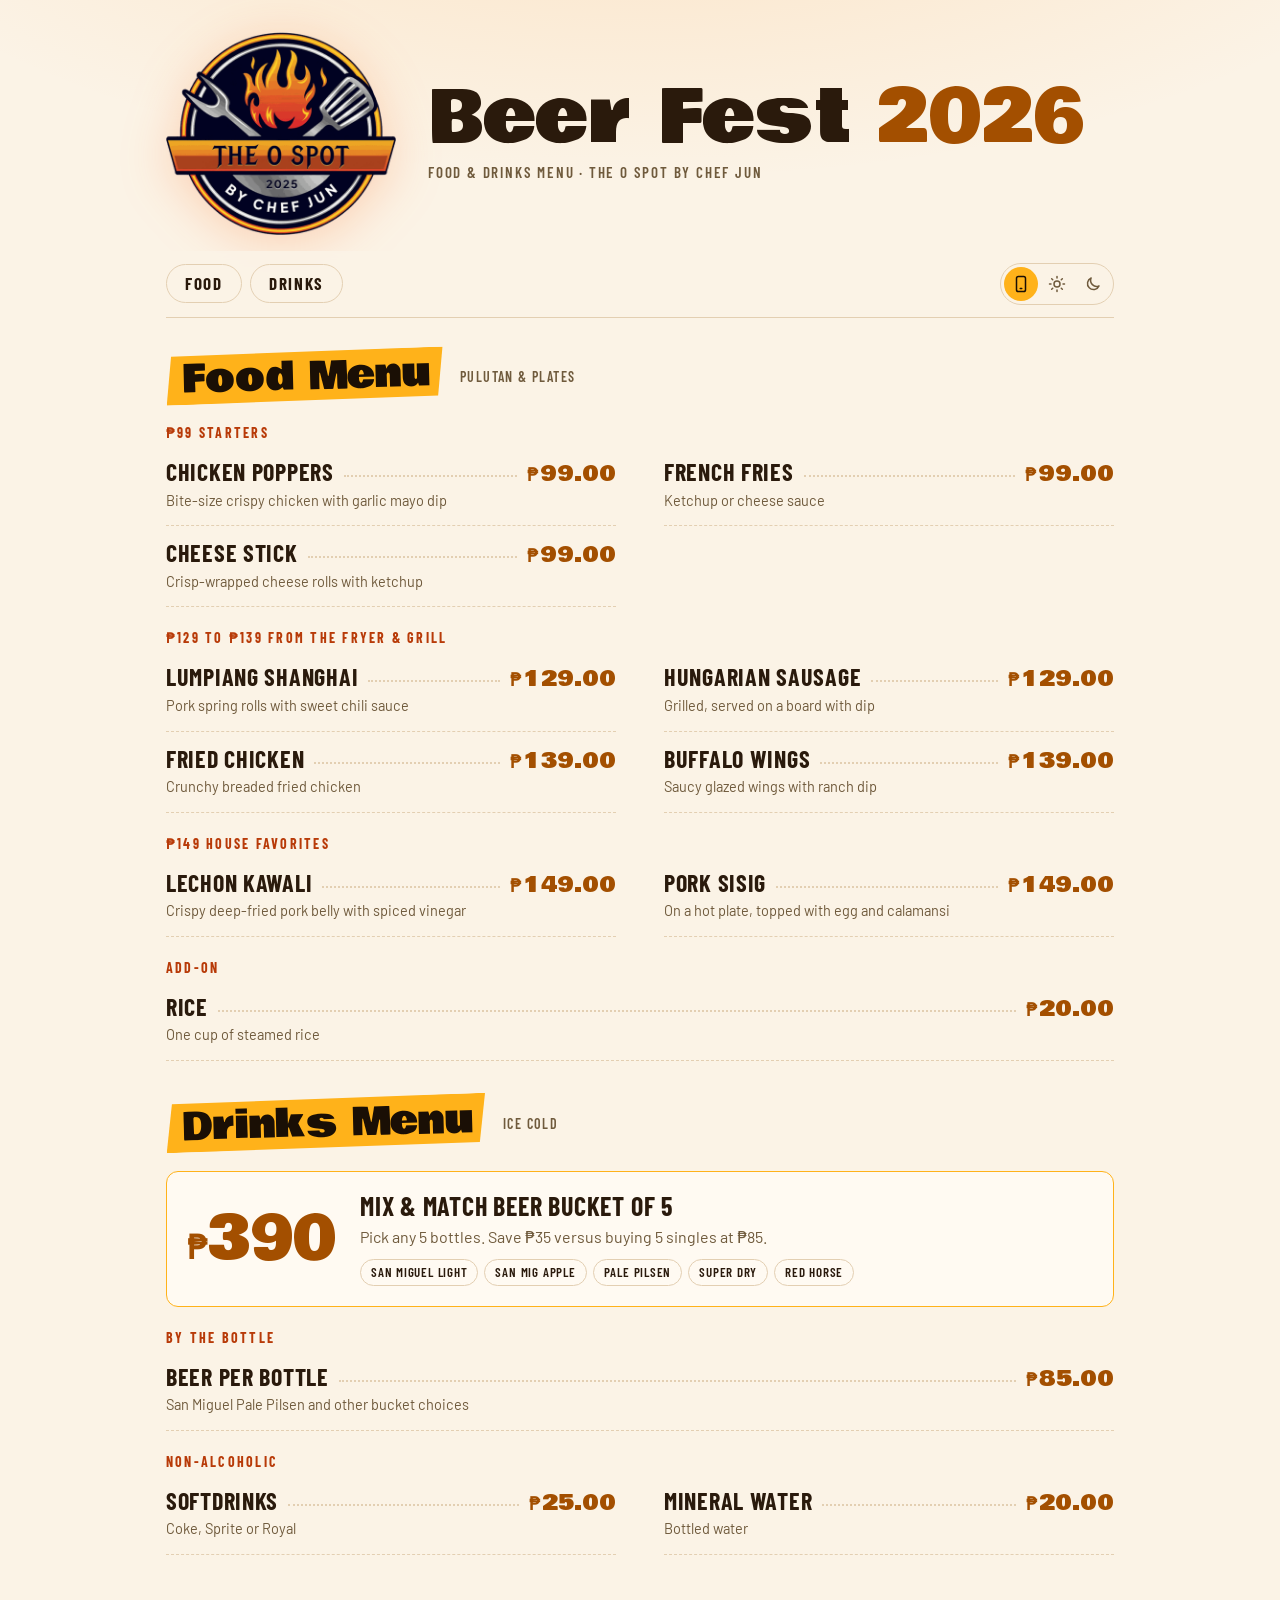
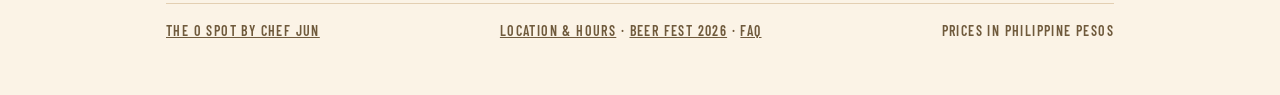
<file: menu/index.html>
<!doctype html>
<html lang="en-PH">
<head>
<meta charset="utf-8">
<meta name="viewport" content="width=device-width, initial-scale=1, viewport-fit=cover">
<title>Beer Fest 2026 Menu &amp; Prices | The O Spot by Chef Jun</title>
<meta name="description" content="Full Beer Fest 2026 food and drinks menu with prices: sisig, lechon kawali, wings and pulutan from ₱99, beer at ₱85 a bottle or ₱390 for a bucket of 5.">
<link rel="canonical" href="https://dhanmarlanortiz.github.io/theospot/menu/">
<meta name="robots" content="index, follow, max-image-preview:large">
<meta property="og:type" content="website">
<meta property="og:site_name" content="The O Spot by Chef Jun">
<meta property="og:locale" content="en_PH">
<meta property="og:title" content="Beer Fest 2026 Menu &amp; Prices | The O Spot by Chef Jun">
<meta property="og:description" content="Full Beer Fest 2026 food and drinks menu with prices: sisig, lechon kawali, wings and pulutan from ₱99, beer at ₱85 a bottle or ₱390 for a bucket of 5.">
<meta property="og:url" content="https://dhanmarlanortiz.github.io/theospot/menu/">
<meta property="og:image" content="https://dhanmarlanortiz.github.io/theospot/assets/og-image.jpg">
<meta property="og:image:secure_url" content="https://dhanmarlanortiz.github.io/theospot/assets/og-image.jpg">
<meta property="og:image:type" content="image/jpeg">
<meta property="og:image:width" content="1200">
<meta property="og:image:height" content="630">
<meta property="og:image:alt" content="The O Spot by Chef Jun logo">
<meta name="twitter:card" content="summary_large_image">
<meta name="twitter:title" content="Beer Fest 2026 Menu &amp; Prices | The O Spot by Chef Jun">
<meta name="twitter:description" content="Full Beer Fest 2026 food and drinks menu with prices: sisig, lechon kawali, wings and pulutan from ₱99, beer at ₱85 a bottle or ₱390 for a bucket of 5.">
<meta name="twitter:image" content="https://dhanmarlanortiz.github.io/theospot/assets/og-image.jpg">
<link rel="icon" href="../favicon.ico" sizes="any">
<link rel="icon" type="image/png" sizes="32x32" href="../assets/favicon-32.png">
<link rel="apple-touch-icon" href="../assets/apple-touch-icon.png">
<link rel="manifest" href="../site.webmanifest">
<meta name="color-scheme" content="dark light">
<meta name="theme-color" content="#140d08">
<script src="../assets/theme.js"></script>
<link rel="preconnect" href="https://fonts.googleapis.com">
<link rel="preconnect" href="https://fonts.gstatic.com" crossorigin>
<link rel="stylesheet" href="https://fonts.googleapis.com/css2?family=Bowlby+One&family=Barlow+Condensed:wght@500;600;700&family=Barlow:wght@400;500&display=swap">
<style>
/* Layout: logo + title header, sticky Food/Drinks switcher, then two menu boards of price rows with dotted leaders. Dark "night market" by default; light "paper menu" when the phone is in light mode or the visitor picks it. */
:root{
  --bg:#140d08;          /* charred wood */
  --panel:#1f150d;
  --line:#3a2a1b;
  --fg:#f6ead8;          /* foam */
  --muted:#b9a58a;
  --amber:#ffb21a;       /* lager, used as a fill */
  --accent:#ffb21a;      /* lager, used as text */
  --flame:#ff6a1a;
  --flame-text:#ff7a33;
  --ink:#1a0f05;
  --glow:rgba(255,106,26,.16);
  --display:"Bowlby One","Arial Black",Impact,sans-serif;
  --cond:"Barlow Condensed","Arial Narrow",sans-serif;
  --body:"Barlow",system-ui,sans-serif;
  color-scheme:dark;
}
@media (prefers-color-scheme: light){
  :root:not([data-theme="dark"]){--bg:#fbf3e6;--panel:#fffaf2;--line:#e3cfb2;--fg:#2a1a0c;--muted:#6f5a3c;--accent:#a34f00;--flame-text:#b83a08;--glow:rgba(255,150,40,.18);color-scheme:light}
}
:root[data-theme="light"]{--bg:#fbf3e6;--panel:#fffaf2;--line:#e3cfb2;--fg:#2a1a0c;--muted:#6f5a3c;--accent:#a34f00;--flame-text:#b83a08;--glow:rgba(255,150,40,.18);color-scheme:light}
*{box-sizing:border-box}
body{margin:0;background:var(--bg);color:var(--fg);font:16px/1.5 var(--body);
  background-image:radial-gradient(1200px 500px at 50% -10%,var(--glow),transparent 70%)}
.wrap{max-width:980px;margin:0 auto;padding-inline:16px;padding-block:16px 56px}

.intro{display:flex;flex-wrap:wrap;gap:16px 32px;align-items:center;padding-block:16px 8px}
.logo{width:clamp(150px,30vw,230px);height:auto;filter:drop-shadow(0 8px 24px rgba(255,106,26,.25))}
.intro > a{flex:none;display:block;line-height:0}
.intro-text{display:grid;gap:10px;min-width:0}
@media (max-width:560px){
  .intro{flex-wrap:nowrap;gap:14px;padding-block:8px 4px}
  .logo{width:84px;flex:none}
  .intro-text{gap:4px}
  .intro h1{font-size:clamp(26px,8vw,34px)}
  .intro p{font-size:12px;letter-spacing:.08em}
  nav{padding-block:8px}
  nav a{padding:8px 14px;font-size:15px}
  .theme button{width:30px;height:30px}
  section{padding-block:18px 4px;scroll-margin-top:60px}
}
.intro h1{font:400 clamp(36px,8vw,72px)/.95 var(--display);margin:0;letter-spacing:.01em;text-wrap:balance}
.intro h1 span{color:var(--accent)}
.intro p{margin:0;color:var(--muted);font:600 15px/1.3 var(--cond);letter-spacing:.12em;text-transform:uppercase}

nav{position:sticky;top:env(safe-area-inset-top,0px);z-index:5;background:color-mix(in srgb,var(--bg) 88%,transparent);
  backdrop-filter:blur(8px);display:flex;align-items:center;gap:8px;padding-block:12px;margin-block:8px 4px;border-bottom:1px solid var(--line)}
nav a{font:700 17px/1 var(--cond);letter-spacing:.1em;text-transform:uppercase;color:var(--fg);text-decoration:none;
  padding:10px 18px;border:1.5px solid var(--line);border-radius:999px}
nav a:hover,nav a:focus-visible{border-color:var(--accent);color:var(--accent);outline:none}
.theme{margin-left:auto;display:flex;align-items:center;gap:2px;padding:3px;border:1.5px solid var(--line);border-radius:999px}
.theme button{display:grid;place-items:center;width:34px;height:34px;padding:0;border:0;border-radius:999px;background:transparent;color:var(--muted);cursor:pointer}
.theme button svg{width:18px;height:18px}
.theme button:hover{color:var(--fg)}
.theme button[aria-pressed="true"]{background:var(--amber);color:var(--ink)}
.theme button:focus-visible{outline:2px solid var(--accent);outline-offset:2px}

section{padding-block:28px 8px;scroll-margin-top:72px}
.board-head{display:flex;align-items:center;gap:14px;margin-bottom:6px}
.board-head h2{margin:0;font:400 clamp(26px,4.5vw,38px)/1 var(--display);color:var(--ink);
  background:var(--amber);padding:8px 16px 6px;transform:rotate(-1.5deg);
  clip-path:polygon(2% 6%,99% 0,97% 94%,0 100%)}
.board-head small{color:var(--muted);font:600 14px var(--cond);letter-spacing:.1em;text-transform:uppercase}

.tier{margin-top:22px}
.tier h3{margin:0 0 4px;font:700 14px var(--cond);letter-spacing:.16em;text-transform:uppercase;color:var(--flame-text)}
.items{list-style:none;margin:0;padding:0;display:grid;grid-template-columns:repeat(auto-fit,minmax(min(100%,400px),1fr));column-gap:48px}
.item{display:grid;grid-template-columns:1fr auto;align-items:baseline;gap:4px 10px;padding-block:14px;border-bottom:1px dashed var(--line)}
.name{display:flex;align-items:baseline;gap:10px;min-width:0;font:700 clamp(20px,3vw,24px)/1.1 var(--cond);text-transform:uppercase;letter-spacing:.03em}
.name::after{content:"";flex:1;border-bottom:2px dotted var(--line);transform:translateY(-4px);min-width:16px}
.price{font:400 22px/1 var(--display);color:var(--accent);font-variant-numeric:tabular-nums;white-space:nowrap}
.price b{font-family:var(--cond);font-weight:700;font-size:.8em;margin-right:2px}
.note{grid-column:1/-1;color:var(--muted);font-size:14.5px;min-width:0}
.tag{display:inline-block;margin-left:6px;padding:2px 8px;border-radius:4px;background:var(--flame);color:var(--ink);
  font:700 12px/1.4 var(--cond);letter-spacing:.08em;vertical-align:2px}

.bucket{margin-top:22px;display:grid;grid-template-columns:auto 1fr;gap:18px 24px;align-items:center;
  background:var(--panel);border:1.5px solid var(--amber);border-radius:12px;padding:20px}
.bucket .big{font:400 clamp(40px,8vw,60px)/.9 var(--display);color:var(--accent)}
.bucket .big b{font-family:var(--cond);font-size:.55em}
.bucket h3{margin:0;font:700 26px/1.1 var(--cond);text-transform:uppercase;letter-spacing:.03em}
.bucket p{margin:4px 0 10px;color:var(--muted)}
.chips{display:flex;flex-wrap:wrap;gap:6px}
.chips span{font:600 13px/1 var(--cond);letter-spacing:.06em;text-transform:uppercase;padding:6px 10px;border:1px solid var(--line);border-radius:999px;color:var(--fg)}
@media (max-width:560px){.bucket{grid-template-columns:1fr}}

footer{margin-top:40px;padding-top:18px;border-top:1px solid var(--line);color:var(--muted);font:600 14px var(--cond);
  letter-spacing:.1em;text-transform:uppercase;display:flex;flex-wrap:wrap;gap:8px 24px;justify-content:space-between}
@media (prefers-reduced-motion:no-preference){html{scroll-behavior:smooth}}
footer a{color:inherit}
</style>
<script type="application/ld+json">
{
 "@context": "https://schema.org",
 "@graph": [
  {
   "@type": "Restaurant",
   "@id": "https://dhanmarlanortiz.github.io/theospot/#restaurant",
   "name": "The O Spot by Chef Jun",
   "alternateName": "The O Spot",
   "url": "https://dhanmarlanortiz.github.io/theospot/",
   "logo": "https://dhanmarlanortiz.github.io/theospot/assets/logo.png",
   "image": "https://dhanmarlanortiz.github.io/theospot/assets/og-image.jpg",
   "foundingDate": "2025",
   "servesCuisine": [
    "Filipino",
    "Pulutan",
    "Bar food"
   ],
   "priceRange": "₱20–₱390",
   "currenciesAccepted": "PHP",
   "hasMenu": "https://dhanmarlanortiz.github.io/theospot/menu/",
   "telephone": "+63-995-937-1753",
   "address": {
    "@type": "PostalAddress",
    "streetAddress": "W Plaza Commercial",
    "addressLocality": "Sorsogon City",
    "addressRegion": "Sorsogon",
    "addressCountry": "PH"
   },
   "geo": {
    "@type": "GeoCoordinates",
    "latitude": 12.9922012,
    "longitude": 124.0249878
   },
   "hasMap": "https://www.google.com/maps/place/W+Plaza+Commercial/@12.9922012,124.0224129,1058m/data=!3m2!1e3!4b1!4m6!3m5!1s0x33a0ef007dd5b9c7:0x67f7fab3412676c0!8m2!3d12.9922012!4d124.0249878!16s%2Fg%2F11ldqmd6lp",
   "sameAs": [
    "https://www.facebook.com/profile.php?id=61582325510335"
   ],
   "openingHoursSpecification": [
    {
     "@type": "OpeningHoursSpecification",
     "dayOfWeek": [
      "Monday",
      "Tuesday",
      "Wednesday",
      "Thursday",
      "Friday",
      "Saturday",
      "Sunday"
     ],
     "opens": "12:00",
     "closes": "23:59"
    }
   ]
  },
  {
   "@type": "Menu",
   "@id": "https://dhanmarlanortiz.github.io/theospot/menu/#menu",
   "name": "Beer Fest 2026 Menu",
   "url": "https://dhanmarlanortiz.github.io/theospot/menu/",
   "inLanguage": "en-PH",
   "provider": {
    "@id": "https://dhanmarlanortiz.github.io/theospot/#restaurant"
   },
   "hasMenuSection": [
    {
     "@type": "MenuSection",
     "name": "Food",
     "hasMenuSection": [
      {
       "@type": "MenuSection",
       "name": "₱99 Starters",
       "hasMenuItem": [
        {
         "@type": "MenuItem",
         "name": "Chicken Poppers",
         "description": "Bite-size crispy chicken with garlic mayo dip",
         "offers": {
          "@type": "Offer",
          "price": "99.00",
          "priceCurrency": "PHP"
         }
        },
        {
         "@type": "MenuItem",
         "name": "French Fries",
         "description": "Ketchup or cheese sauce",
         "offers": {
          "@type": "Offer",
          "price": "99.00",
          "priceCurrency": "PHP"
         }
        },
        {
         "@type": "MenuItem",
         "name": "Cheese Stick",
         "description": "Crisp-wrapped cheese rolls with ketchup",
         "offers": {
          "@type": "Offer",
          "price": "99.00",
          "priceCurrency": "PHP"
         }
        }
       ]
      },
      {
       "@type": "MenuSection",
       "name": "From the Fryer & Grill",
       "hasMenuItem": [
        {
         "@type": "MenuItem",
         "name": "Lumpiang Shanghai",
         "description": "Pork spring rolls with sweet chili sauce",
         "offers": {
          "@type": "Offer",
          "price": "129.00",
          "priceCurrency": "PHP"
         }
        },
        {
         "@type": "MenuItem",
         "name": "Hungarian Sausage",
         "description": "Grilled, served on a board with dip",
         "offers": {
          "@type": "Offer",
          "price": "129.00",
          "priceCurrency": "PHP"
         }
        },
        {
         "@type": "MenuItem",
         "name": "Fried Chicken",
         "description": "Crunchy breaded fried chicken",
         "offers": {
          "@type": "Offer",
          "price": "139.00",
          "priceCurrency": "PHP"
         }
        },
        {
         "@type": "MenuItem",
         "name": "Buffalo Wings",
         "description": "Saucy glazed wings with ranch dip",
         "offers": {
          "@type": "Offer",
          "price": "139.00",
          "priceCurrency": "PHP"
         }
        }
       ]
      },
      {
       "@type": "MenuSection",
       "name": "House Favorites",
       "hasMenuItem": [
        {
         "@type": "MenuItem",
         "name": "Lechon Kawali",
         "description": "Crispy deep-fried pork belly with spiced vinegar",
         "offers": {
          "@type": "Offer",
          "price": "149.00",
          "priceCurrency": "PHP"
         }
        },
        {
         "@type": "MenuItem",
         "name": "Pork Sisig",
         "description": "On a hot plate, topped with egg and calamansi",
         "offers": {
          "@type": "Offer",
          "price": "149.00",
          "priceCurrency": "PHP"
         }
        }
       ]
      },
      {
       "@type": "MenuSection",
       "name": "Add-on",
       "hasMenuItem": [
        {
         "@type": "MenuItem",
         "name": "Rice",
         "description": "One cup of steamed rice",
         "offers": {
          "@type": "Offer",
          "price": "20.00",
          "priceCurrency": "PHP"
         }
        }
       ]
      }
     ]
    },
    {
     "@type": "MenuSection",
     "name": "Drinks",
     "hasMenuSection": [
      {
       "@type": "MenuSection",
       "name": "Beer",
       "hasMenuItem": [
        {
         "@type": "MenuItem",
         "name": "Mix & Match Beer Bucket of 5",
         "description": "Any 5 bottles: San Miguel Light, San Miguel Flavored Beer (Apple), San Miguel Pale Pilsen, San Mig Super Dry, Red Horse",
         "offers": {
          "@type": "Offer",
          "price": "390.00",
          "priceCurrency": "PHP"
         }
        },
        {
         "@type": "MenuItem",
         "name": "Beer per Bottle",
         "description": "San Miguel Pale Pilsen and other bucket choices",
         "offers": {
          "@type": "Offer",
          "price": "85.00",
          "priceCurrency": "PHP"
         }
        }
       ]
      },
      {
       "@type": "MenuSection",
       "name": "Non-alcoholic",
       "hasMenuItem": [
        {
         "@type": "MenuItem",
         "name": "Softdrinks",
         "description": "Coke, Sprite or Royal",
         "offers": {
          "@type": "Offer",
          "price": "25.00",
          "priceCurrency": "PHP"
         }
        },
        {
         "@type": "MenuItem",
         "name": "Mineral Water",
         "description": "Bottled water",
         "offers": {
          "@type": "Offer",
          "price": "20.00",
          "priceCurrency": "PHP"
         }
        }
       ]
      }
     ]
    }
   ]
  },
  {
   "@type": "BreadcrumbList",
   "itemListElement": [
    {
     "@type": "ListItem",
     "position": 1,
     "name": "Home",
     "item": "https://dhanmarlanortiz.github.io/theospot/"
    },
    {
     "@type": "ListItem",
     "position": 2,
     "name": "Menu",
     "item": "https://dhanmarlanortiz.github.io/theospot/menu/"
    }
   ]
  }
 ]
}
</script>
</head>
<body>
<div class="wrap">
  <header>
    <div class="intro">
      <a href="../" aria-label="The O Spot by Chef Jun home"><img class="logo" src="../assets/logo.png" width="480" height="424" alt="The O Spot by Chef Jun logo"></a>
      <div class="intro-text">
        <h1>Beer Fest <span>2026</span></h1>
        <p>Food &amp; drinks menu · The O Spot by Chef Jun</p>
      </div>
    </div>
  </header>

  <nav aria-label="Menu sections">
    <a href="#food">Food</a>
    <a href="#drinks">Drinks</a>
    <div class="theme" role="group" aria-label="Color theme">
      <button type="button" data-theme-set="auto" aria-pressed="true" aria-label="Match phone setting" title="Match phone setting"><svg viewBox="0 0 24 24" fill="none" stroke="currentColor" stroke-width="2" stroke-linecap="round" stroke-linejoin="round"><rect x="6" y="2" width="12" height="20" rx="2.5"/><path d="M11 18h2"/></svg></button>
      <button type="button" data-theme-set="light" aria-pressed="false" aria-label="Light mode" title="Light mode"><svg viewBox="0 0 24 24" fill="none" stroke="currentColor" stroke-width="2" stroke-linecap="round"><circle cx="12" cy="12" r="4"/><path d="M12 2v2M12 20v2M4.9 4.9l1.4 1.4M17.7 17.7l1.4 1.4M2 12h2M20 12h2M4.9 19.1l1.4-1.4M17.7 6.3l1.4-1.4"/></svg></button>
      <button type="button" data-theme-set="dark" aria-pressed="false" aria-label="Dark mode" title="Dark mode"><svg viewBox="0 0 24 24" fill="none" stroke="currentColor" stroke-width="2" stroke-linecap="round" stroke-linejoin="round"><path d="M20 14.5A8 8 0 0 1 9.5 4a8 8 0 1 0 10.5 10.5z"/></svg></button>
    </div>
  </nav>

  <main>
  <section id="food">
    <div class="board-head"><h2>Food Menu</h2><small>Pulutan &amp; plates</small></div>

    <div class="tier">
      <h3>₱99 Starters</h3>
      <ul class="items">
        <li class="item"><span class="name">Chicken Poppers</span><span class="price"><b>₱</b>99.00</span><span class="note">Bite-size crispy chicken with garlic mayo dip</span></li>
        <li class="item"><span class="name">French Fries</span><span class="price"><b>₱</b>99.00</span><span class="note">Ketchup or cheese sauce</span></li>
        <li class="item"><span class="name">Cheese Stick</span><span class="price"><b>₱</b>99.00</span><span class="note">Crisp-wrapped cheese rolls with ketchup</span></li>
      </ul>
    </div>

    <div class="tier">
      <h3>₱129 to ₱139 From the Fryer &amp; Grill</h3>
      <ul class="items">
        <li class="item"><span class="name">Lumpiang Shanghai</span><span class="price"><b>₱</b>129.00</span><span class="note">Pork spring rolls with sweet chili sauce</span></li>
        <li class="item"><span class="name">Hungarian Sausage</span><span class="price"><b>₱</b>129.00</span><span class="note">Grilled, served on a board with dip</span></li>
        <li class="item"><span class="name">Fried Chicken</span><span class="price"><b>₱</b>139.00</span><span class="note">Crunchy breaded fried chicken</span></li>
        <li class="item"><span class="name">Buffalo Wings</span><span class="price"><b>₱</b>139.00</span><span class="note">Saucy glazed wings with ranch dip</span></li>
      </ul>
    </div>

    <div class="tier">
      <h3>₱149 House Favorites</h3>
      <ul class="items">
        <li class="item"><span class="name">Lechon Kawali</span><span class="price"><b>₱</b>149.00</span><span class="note">Crispy deep-fried pork belly with spiced vinegar</span></li>
        <li class="item"><span class="name">Pork Sisig</span><span class="price"><b>₱</b>149.00</span><span class="note">On a hot plate, topped with egg and calamansi</span></li>
      </ul>
    </div>

    <div class="tier">
      <h3>Add-on</h3>
      <ul class="items">
        <li class="item"><span class="name">Rice</span><span class="price"><b>₱</b>20.00</span><span class="note">One cup of steamed rice</span></li>
      </ul>
    </div>
  </section>

  <section id="drinks">
    <div class="board-head"><h2>Drinks Menu</h2><small>Ice cold</small></div>

    <div class="bucket">
      <div class="big"><b>₱</b>390</div>
      <div>
        <h3>Mix &amp; Match Beer Bucket of 5</h3>
        <p>Pick any 5 bottles. Save ₱35 versus buying 5 singles at ₱85.</p>
        <div class="chips">
          <span>San Miguel Light</span><span>San Mig Apple</span><span>Pale Pilsen</span><span>Super Dry</span><span>Red Horse</span>
        </div>
      </div>
    </div>

    <div class="tier">
      <h3>By the bottle</h3>
      <ul class="items">
        <li class="item"><span class="name">Beer per Bottle</span><span class="price"><b>₱</b>85.00</span><span class="note">San Miguel Pale Pilsen and other bucket choices</span></li>
      </ul>
    </div>

    <div class="tier">
      <h3>Non-alcoholic</h3>
      <ul class="items">
        <li class="item"><span class="name">Softdrinks</span><span class="price"><b>₱</b>25.00</span><span class="note">Coke, Sprite or Royal</span></li>
        <li class="item"><span class="name">Mineral Water</span><span class="price"><b>₱</b>20.00</span><span class="note">Bottled water</span></li>
      </ul>
    </div>
  </section>


  </main>

  <footer>
    <span><a href="../">The O Spot by Chef Jun</a></span>
    <span><a href="../#visit">Location &amp; hours</a> · <a href="../beerfest-2026/">Beer Fest 2026</a> · <a href="../#faq">FAQ</a></span>
    <span>Prices in Philippine pesos</span>
  </footer>
</div>
</body>
</html>
</file>
<file: assets/site.css>
/* The O Spot shared styles (home + Beer Fest landing).
   Dark "night market" by default; light "paper menu" when the phone is in light mode or the visitor picks it. */
:root{
  --bg:#140d08; --panel:#1f150d; --line:#3a2a1b; --fg:#f6ead8; --muted:#b9a58a;
  --amber:#ffb21a; --accent:#ffb21a; --flame:#ff6a1a; --flame-text:#ff7a33; --ink:#1a0f05;
  --glow:rgba(255,106,26,.16);
  --display:"Bowlby One","Arial Black",Impact,sans-serif;
  --cond:"Barlow Condensed","Arial Narrow",sans-serif;
  --body:"Barlow",system-ui,sans-serif;
  color-scheme:dark;
}
@media (prefers-color-scheme: light){
  :root:not([data-theme="dark"]){--bg:#fbf3e6;--panel:#fffaf2;--line:#e3cfb2;--fg:#2a1a0c;--muted:#6f5a3c;--accent:#a34f00;--flame-text:#b83a08;--glow:rgba(255,150,40,.18);color-scheme:light}
}
:root[data-theme="light"]{--bg:#fbf3e6;--panel:#fffaf2;--line:#e3cfb2;--fg:#2a1a0c;--muted:#6f5a3c;--accent:#a34f00;--flame-text:#b83a08;--glow:rgba(255,150,40,.18);color-scheme:light}

*{box-sizing:border-box}
body{margin:0;background:var(--bg);color:var(--fg);font:17px/1.55 var(--body);
  background-image:radial-gradient(1200px 520px at 50% -8%,var(--glow),transparent 70%)}
img{max-width:100%;height:auto}
a{color:var(--accent)}
.wrap{max-width:1040px;margin:0 auto;padding-inline:16px}
@media (prefers-reduced-motion:no-preference){html{scroll-behavior:smooth}}

/* Top bar */
.topbar{position:sticky;top:env(safe-area-inset-top,0px);z-index:10;background:color-mix(in srgb,var(--bg) 90%,transparent);
  backdrop-filter:blur(8px);border-bottom:1px solid var(--line)}
.topbar .wrap{display:flex;align-items:center;gap:12px;padding-block:10px}
.brand{display:flex;align-items:center;gap:10px;color:var(--fg);text-decoration:none;font:700 19px/1 var(--cond);letter-spacing:.04em;text-transform:uppercase;margin-right:auto;min-width:0}
.brand img{width:40px;height:auto;flex:none}
.links{display:flex;gap:4px}
.links a{color:var(--fg);text-decoration:none;font:700 15px/1 var(--cond);letter-spacing:.08em;text-transform:uppercase;padding:9px 10px;border-radius:999px}
.links a:hover,.links a[aria-current="page"]{color:var(--accent)}
.links a:focus-visible{outline:2px solid var(--accent);outline-offset:2px}
@media (max-width:560px){.brand span{display:none}.links a{padding:8px 7px;font-size:14px;letter-spacing:.04em}}

/* Theme switch */
.theme{display:flex;align-items:center;gap:2px;padding:3px;border:1.5px solid var(--line);border-radius:999px;flex:none}
.theme button{display:grid;place-items:center;width:30px;height:30px;padding:0;border:0;border-radius:999px;background:transparent;color:var(--muted);cursor:pointer}
.theme button svg{width:17px;height:17px}
.theme button:hover{color:var(--fg)}
.theme button[aria-pressed="true"]{background:var(--amber);color:var(--ink)}
.theme button:focus-visible{outline:2px solid var(--accent);outline-offset:2px}

/* Type */
.eyebrow{margin:0;color:var(--flame-text);font:700 14px/1.2 var(--cond);letter-spacing:.16em;text-transform:uppercase}
h1,h2{text-wrap:balance}
.section{padding-block:56px 8px}
.section-head{display:flex;flex-wrap:wrap;align-items:end;justify-content:space-between;gap:8px 24px;margin-bottom:20px}
.section h2{margin:6px 0 0;font:400 clamp(28px,4.5vw,40px)/1.05 var(--display)}
.lead{margin:0;max-width:52ch;font-size:clamp(17px,2.2vw,19px)}
.muted{color:var(--muted)}

/* Buttons */
.actions{display:flex;flex-wrap:wrap;gap:10px}
.btn{display:inline-flex;align-items:center;gap:8px;padding:14px 24px;border-radius:999px;text-decoration:none;
  font:700 18px/1 var(--cond);letter-spacing:.08em;text-transform:uppercase;border:1.5px solid transparent}
.btn-primary{background:var(--amber);color:var(--ink)}
.btn-primary:hover{filter:brightness(1.07)}
.btn-ghost{border-color:var(--line);color:var(--fg)}
.btn-ghost:hover{border-color:var(--accent);color:var(--accent)}
.btn:focus-visible{outline:3px solid var(--accent);outline-offset:3px}
.text-link{font:700 16px/1 var(--cond);letter-spacing:.08em;text-transform:uppercase;text-decoration:none}
.text-link:hover{text-decoration:underline}

/* Dish cards */
.dishes{list-style:none;margin:0;padding:0;display:grid;grid-template-columns:repeat(auto-fill,minmax(min(100%,230px),1fr));gap:12px}
.dish{display:grid;grid-template-rows:auto 1fr auto;gap:6px;padding:18px;border:1px solid var(--line);border-radius:12px;background:var(--panel);min-width:0}
.dish h3{margin:0;font:700 22px/1.1 var(--cond);text-transform:uppercase;letter-spacing:.03em}
.dish p{margin:0;color:var(--muted);font-size:15px}
.price{font:400 22px/1 var(--display);color:var(--accent);font-variant-numeric:tabular-nums}
.price b{font-family:var(--cond);font-weight:700;font-size:.8em;margin-right:2px}

/* Chips */
.chips{display:flex;flex-wrap:wrap;gap:6px}
.chips span{font:600 14px/1 var(--cond);letter-spacing:.06em;text-transform:uppercase;padding:7px 11px;border:1px solid var(--line);border-radius:999px}

/* Visit */
.visit dl{margin:0;display:grid;grid-template-columns:repeat(auto-fit,minmax(min(100%,220px),1fr));gap:12px}
.visit dl div{min-width:0;padding:16px 18px;border:1px solid var(--line);border-radius:12px}
.visit dt{font:700 13px var(--cond);letter-spacing:.14em;text-transform:uppercase;color:var(--muted)}
.visit dd{margin:4px 0 0;font:600 20px/1.3 var(--cond);overflow-wrap:anywhere}

/* FAQ */
.faq details{border-bottom:1px dashed var(--line);padding-block:14px}
.faq details:first-of-type{border-top:1px dashed var(--line)}
.faq summary{cursor:pointer;font:700 20px/1.3 var(--cond);letter-spacing:.02em}
.faq summary:focus-visible{outline:2px solid var(--accent);outline-offset:3px}
.faq details p{margin:8px 0 0;color:var(--muted);max-width:65ch}

/* Footer */
.site-footer{margin-top:64px;border-top:1px solid var(--line)}
.site-footer .wrap{display:flex;flex-wrap:wrap;gap:10px 24px;justify-content:space-between;padding-block:22px calc(28px + env(safe-area-inset-bottom,0px));
  color:var(--muted);font:600 14px/1.4 var(--cond);letter-spacing:.1em;text-transform:uppercase}
.site-footer nav{display:flex;flex-wrap:wrap;gap:6px 18px}
.site-footer a{color:inherit}
.site-footer a:hover{color:var(--accent)}
</file>
